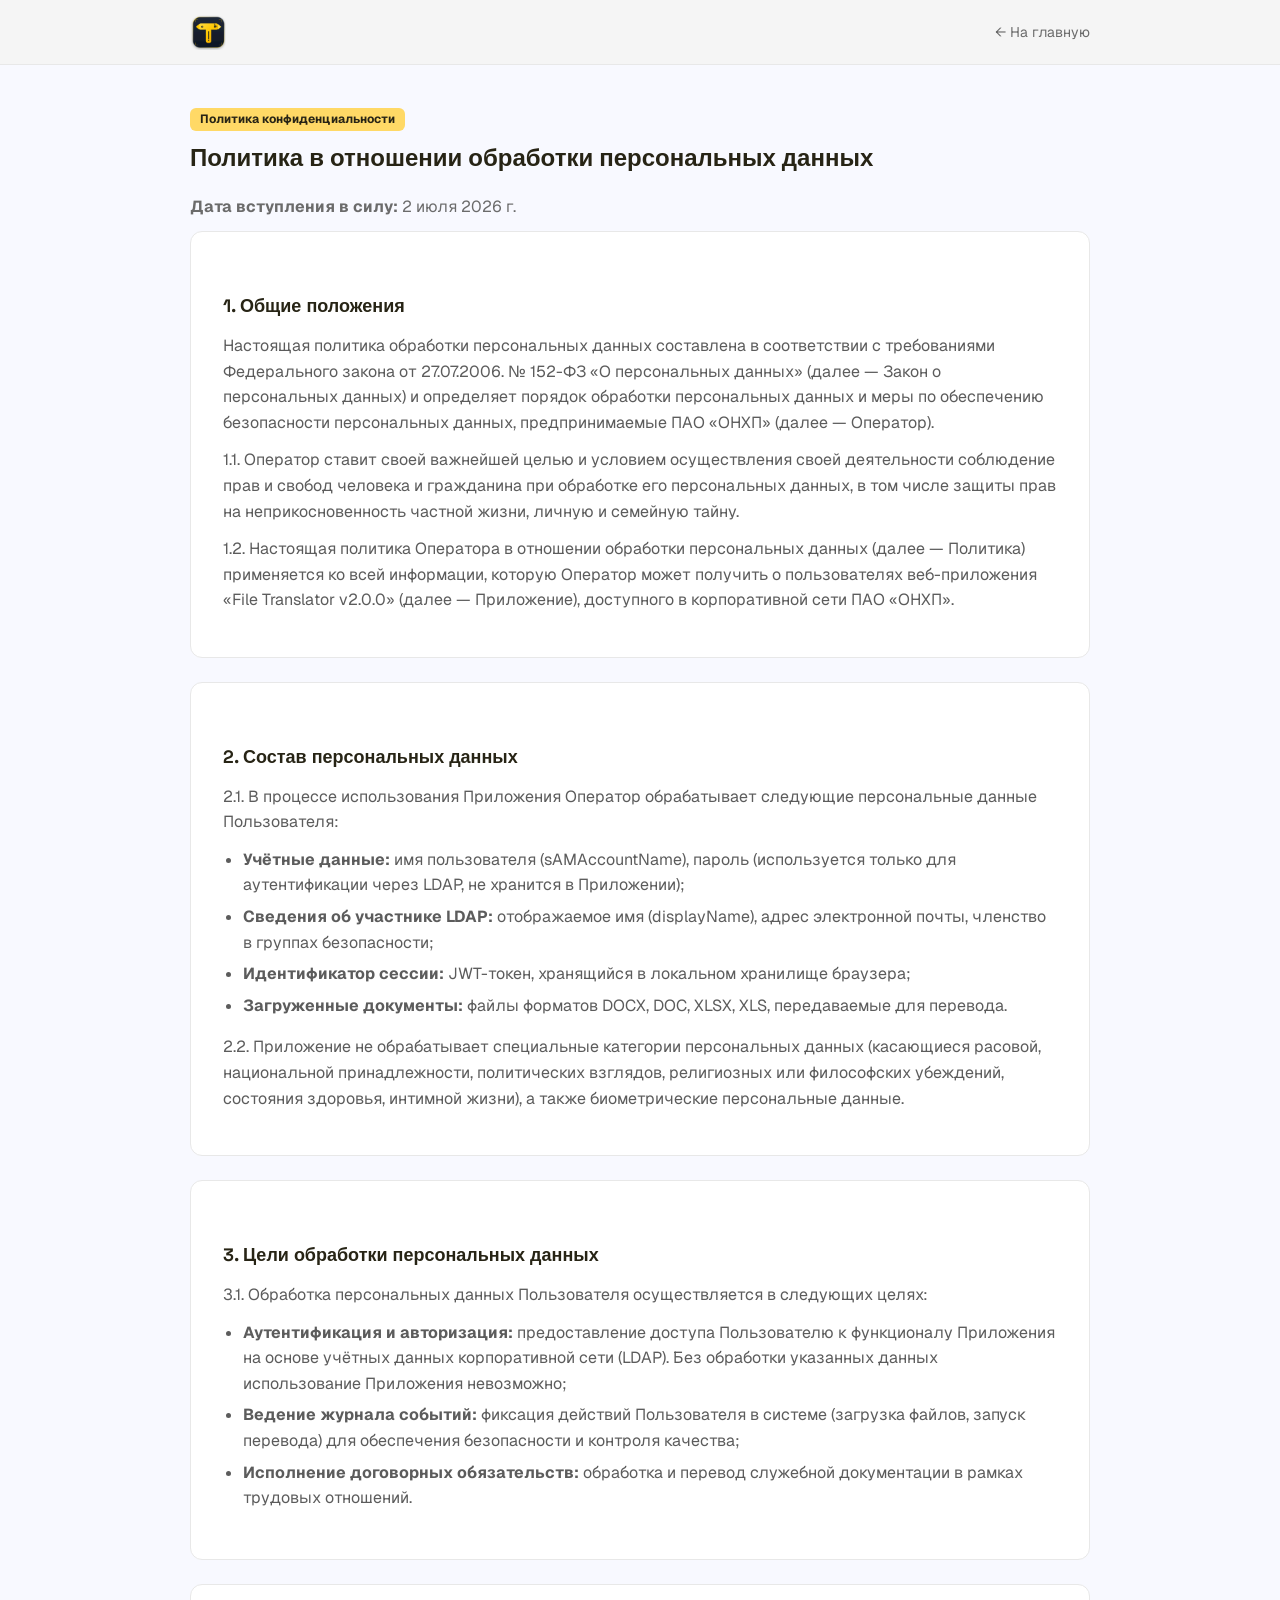
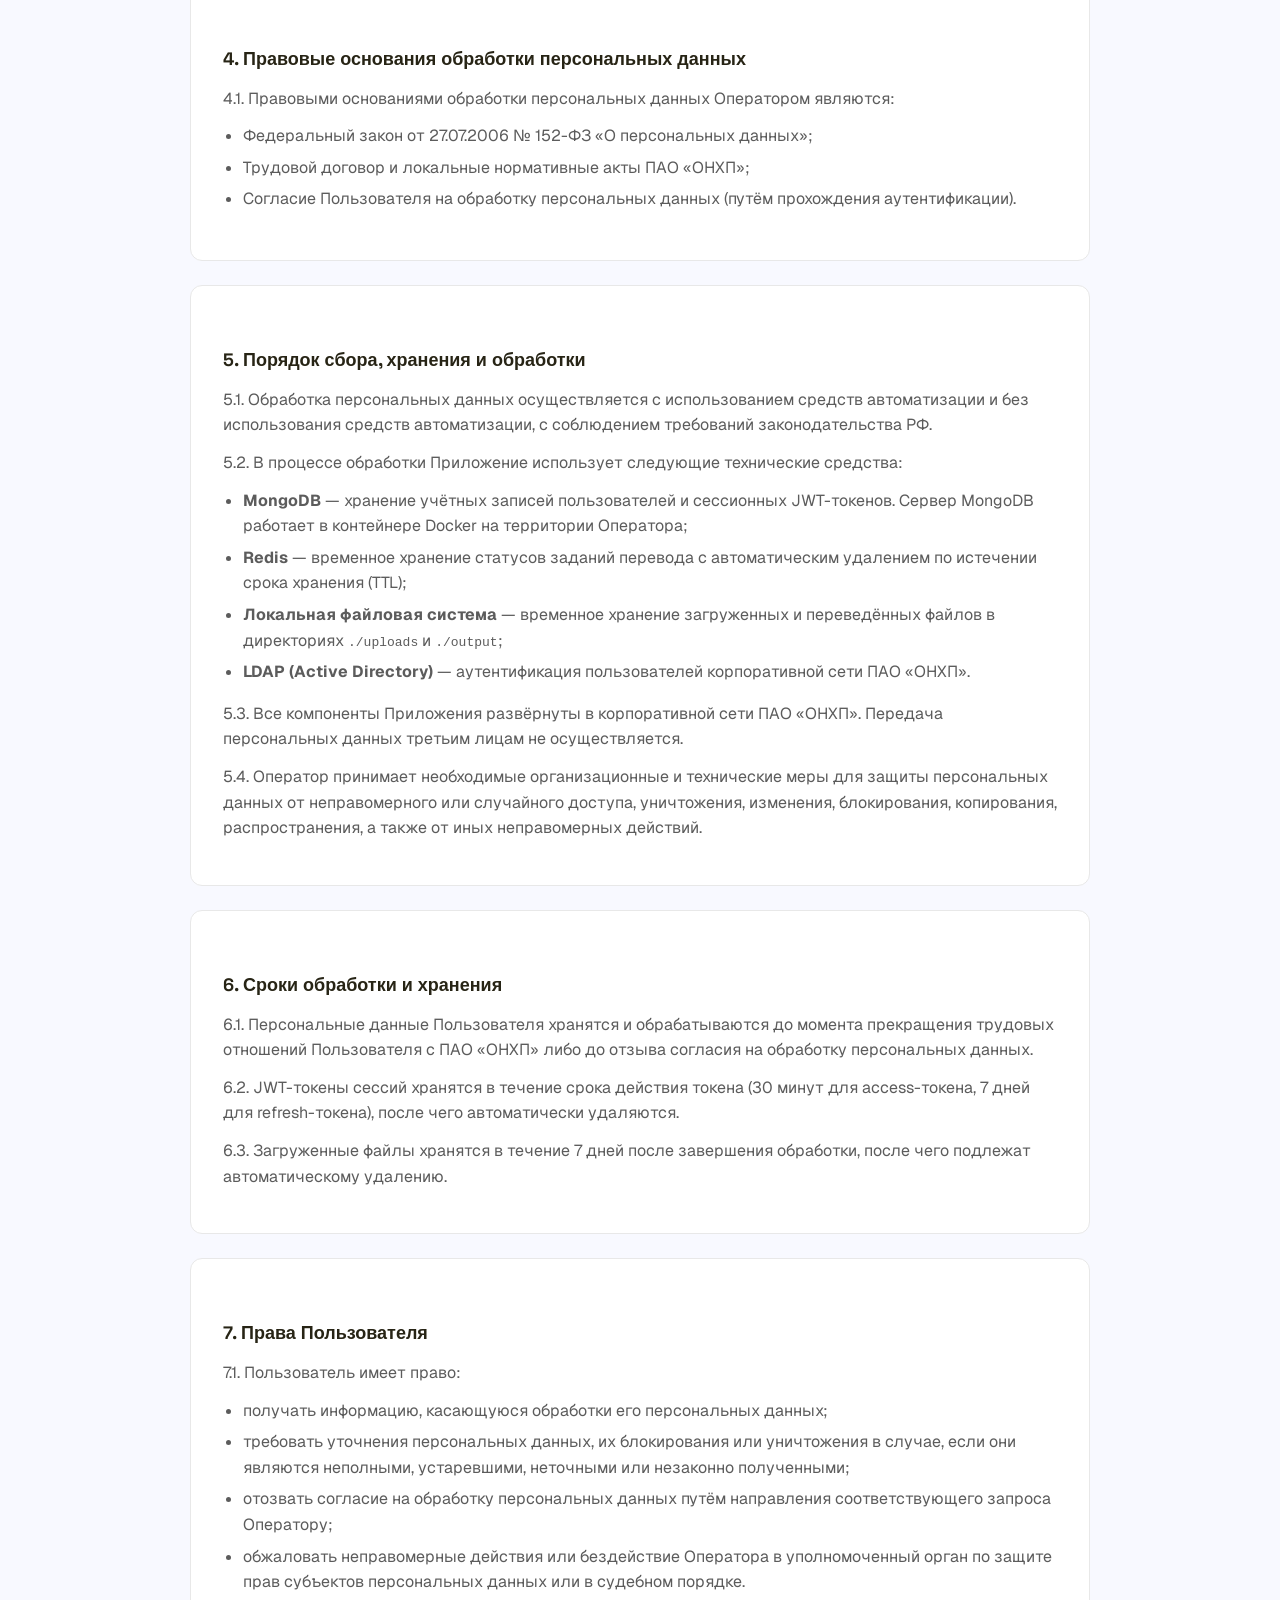
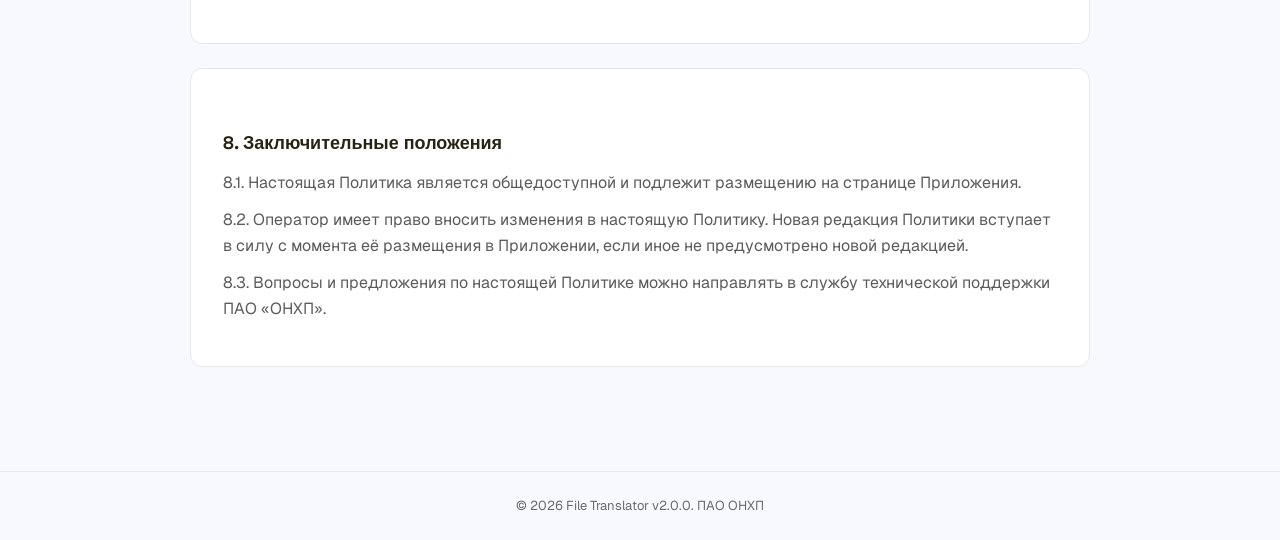
<file: static/privacy.html>
<!DOCTYPE html>
<html lang="ru">
<head>
<meta charset="utf-8">
<meta name="viewport" content="width=device-width, initial-scale=1.0">
<title>Политика конфиденциальности — File Translator</title>
<link rel="icon" type="image/png" href="screen.png">
<link rel="preconnect" href="https://fonts.googleapis.com">
<link rel="preconnect" href="https://fonts.gstatic.com" crossorigin>
<link href="https://fonts.googleapis.com/css2?family=Geist:wght@400;500;600;700&family=Space+Grotesk:wght@600;700&family=JetBrains+Mono:wght@400;500&display=swap" rel="stylesheet">
<style>
  :root {
    --c-primary: #FDBB30;
    --c-primary-container: #FFD966;
    --c-on-primary-container: #272415;
    --c-surface: #F5F5F5;
    --c-surface-container: #E8E8E8;
    --c-surface-container-low: #EEEEEE;
    --c-surface-container-lowest: #FFFFFF;
    --c-on-surface: #272415;
    --c-on-surface-variant: #5C5C5C;
    --c-secondary: #6B6B6B;
    --c-outline-variant: #E8E8E8;
    --c-background: #F8F9FF;
  }
  body {
    font-family: 'Geist', sans-serif;
    background: var(--c-background);
    color: var(--c-on-surface);
    margin: 0;
    padding: 0;
    line-height: 1.6;
  }
  .font-display { font-family: 'Space Grotesk', sans-serif; }
  .font-mono-sm { font-family: 'JetBrains Mono', monospace; font-size: 13px; }
  header {
    background: var(--c-surface);
    border-bottom: 1px solid var(--c-outline-variant);
    position: sticky;
    top: 0;
    z-index: 50;
  }
  header .inner {
    max-width: 900px;
    margin: 0 auto;
    padding: 0 24px;
    display: flex;
    align-items: center;
    justify-content: space-between;
    height: 64px;
  }
  header h1 {
    font-family: 'Space Grotesk', sans-serif;
    font-weight: 700;
    font-size: 18px;
    color: var(--c-on-surface);
    margin: 0;
  }
  header a {
    color: var(--c-secondary);
    text-decoration: none;
    font-size: 14px;
    transition: color .15s;
  }
  header a:hover { color: var(--c-primary); }
  main {
    max-width: 900px;
    margin: 0 auto;
    padding: 40px 24px 80px;
  }
  h2 {
    font-family: 'Space Grotesk', sans-serif;
    font-size: 24px;
    margin: 40px 0 16px;
    color: var(--c-on-surface);
  }
  h3 {
    font-family: 'Space Grotesk', sans-serif;
    font-size: 18px;
    margin: 28px 0 12px;
    color: var(--c-on-surface);
  }
  p { margin: 0 0 12px; color: var(--c-on-surface-variant); }
  ul { padding-left: 20px; margin: 0 0 16px; }
  ul li { margin-bottom: 6px; color: var(--c-on-surface-variant); }
  .section {
    background: var(--c-surface-container-lowest);
    border: 1px solid var(--c-outline-variant);
    border-radius: 12px;
    padding: 32px;
    margin-bottom: 24px;
  }
  .badge {
    display: inline-block;
    background: var(--c-primary-container);
    color: var(--c-on-primary-container);
    font-weight: 700;
    padding: 2px 10px;
    border-radius: 6px;
    font-size: 12px;
  }
  footer {
    text-align: center;
    padding: 24px;
    color: var(--c-secondary);
    font-size: 13px;
    border-top: 1px solid var(--c-outline-variant);
  }
  @media (max-width: 640px) {
    main { padding: 24px 16px 60px; }
    .section { padding: 20px; }
  }
</style>
</head>
<body>

<header>
  <div class="inner">
    <h1><a href="/" style="color:inherit;text-decoration:none;"><img src="screen.png" alt="File Translator" style="height:36px;display:block;"></a></h1>
    <a href="/">← На главную</a>
  </div>
</header>

<main>
  <div style="margin-bottom:8px;"><span class="badge">Политика конфиденциальности</span></div>
  <h2 style="margin-top:8px;">Политика в отношении обработки персональных данных</h2>
  <p style="color:var(--c-secondary);"><strong>Дата вступления в силу:</strong> 2 июля 2026 г.</p>

  <div class="section">
    <h3>1. Общие положения</h3>
    <p>Настоящая политика обработки персональных данных составлена в соответствии с требованиями Федерального закона от 27.07.2006. № 152-ФЗ «О персональных данных» (далее — Закон о персональных данных) и определяет порядок обработки персональных данных и меры по обеспечению безопасности персональных данных, предпринимаемые ПАО «ОНХП» (далее — Оператор).</p>
    <p>1.1. Оператор ставит своей важнейшей целью и условием осуществления своей деятельности соблюдение прав и свобод человека и гражданина при обработке его персональных данных, в том числе защиты прав на неприкосновенность частной жизни, личную и семейную тайну.</p>
    <p>1.2. Настоящая политика Оператора в отношении обработки персональных данных (далее — Политика) применяется ко всей информации, которую Оператор может получить о пользователях веб-приложения «File Translator v2.0.0» (далее — Приложение), доступного в корпоративной сети ПАО «ОНХП».</p>
  </div>

  <div class="section">
    <h3>2. Состав персональных данных</h3>
    <p>2.1. В процессе использования Приложения Оператор обрабатывает следующие персональные данные Пользователя:</p>
    <ul>
      <li><strong>Учётные данные:</strong> имя пользователя (sAMAccountName), пароль (используется только для аутентификации через LDAP, не хранится в Приложении);</li>
      <li><strong>Сведения об участнике LDAP:</strong> отображаемое имя (displayName), адрес электронной почты, членство в группах безопасности;</li>
      <li><strong>Идентификатор сессии:</strong> JWT-токен, хранящийся в локальном хранилище браузера;</li>
      <li><strong>Загруженные документы:</strong> файлы форматов DOCX, DOC, XLSX, XLS, передаваемые для перевода.</li>
    </ul>
    <p>2.2. Приложение не обрабатывает специальные категории персональных данных (касающиеся расовой, национальной принадлежности, политических взглядов, религиозных или философских убеждений, состояния здоровья, интимной жизни), а также биометрические персональные данные.</p>
  </div>

  <div class="section">
    <h3>3. Цели обработки персональных данных</h3>
    <p>3.1. Обработка персональных данных Пользователя осуществляется в следующих целях:</p>
    <ul>
      <li><strong>Аутентификация и авторизация:</strong> предоставление доступа Пользователю к функционалу Приложения на основе учётных данных корпоративной сети (LDAP). Без обработки указанных данных использование Приложения невозможно;</li>
      <li><strong>Ведение журнала событий:</strong> фиксация действий Пользователя в системе (загрузка файлов, запуск перевода) для обеспечения безопасности и контроля качества;</li>
      <li><strong>Исполнение договорных обязательств:</strong> обработка и перевод служебной документации в рамках трудовых отношений.</li>
    </ul>
  </div>

  <div class="section">
    <h3>4. Правовые основания обработки персональных данных</h3>
    <p>4.1. Правовыми основаниями обработки персональных данных Оператором являются:</p>
    <ul>
      <li>Федеральный закон от 27.07.2006 № 152-ФЗ «О персональных данных»;</li>
      <li>Трудовой договор и локальные нормативные акты ПАО «ОНХП»;</li>
      <li>Согласие Пользователя на обработку персональных данных (путём прохождения аутентификации).</li>
    </ul>
  </div>

  <div class="section">
    <h3>5. Порядок сбора, хранения и обработки</h3>
    <p>5.1. Обработка персональных данных осуществляется с использованием средств автоматизации и без использования средств автоматизации, с соблюдением требований законодательства РФ.</p>
    <p>5.2. В процессе обработки Приложение использует следующие технические средства:</p>
    <ul>
      <li><strong>MongoDB</strong> — хранение учётных записей пользователей и сессионных JWT-токенов. Сервер MongoDB работает в контейнере Docker на территории Оператора;</li>
      <li><strong>Redis</strong> — временное хранение статусов заданий перевода с автоматическим удалением по истечении срока хранения (TTL);</li>
      <li><strong>Локальная файловая система</strong> — временное хранение загруженных и переведённых файлов в директориях <code>./uploads</code> и <code>./output</code>;</li>
      <li><strong>LDAP (Active Directory)</strong> — аутентификация пользователей корпоративной сети ПАО «ОНХП».</li>
    </ul>
    <p>5.3. Все компоненты Приложения развёрнуты в корпоративной сети ПАО «ОНХП». Передача персональных данных третьим лицам не осуществляется.</p>
    <p>5.4. Оператор принимает необходимые организационные и технические меры для защиты персональных данных от неправомерного или случайного доступа, уничтожения, изменения, блокирования, копирования, распространения, а также от иных неправомерных действий.</p>
  </div>

  <div class="section">
    <h3>6. Сроки обработки и хранения</h3>
    <p>6.1. Персональные данные Пользователя хранятся и обрабатываются до момента прекращения трудовых отношений Пользователя с ПАО «ОНХП» либо до отзыва согласия на обработку персональных данных.</p>
    <p>6.2. JWT-токены сессий хранятся в течение срока действия токена (30 минут для access-токена, 7 дней для refresh-токена), после чего автоматически удаляются.</p>
    <p>6.3. Загруженные файлы хранятся в течение 7 дней после завершения обработки, после чего подлежат автоматическому удалению.</p>
  </div>

  <div class="section">
    <h3>7. Права Пользователя</h3>
    <p>7.1. Пользователь имеет право:</p>
    <ul>
      <li>получать информацию, касающуюся обработки его персональных данных;</li>
      <li>требовать уточнения персональных данных, их блокирования или уничтожения в случае, если они являются неполными, устаревшими, неточными или незаконно полученными;</li>
      <li>отозвать согласие на обработку персональных данных путём направления соответствующего запроса Оператору;</li>
      <li>обжаловать неправомерные действия или бездействие Оператора в уполномоченный орган по защите прав субъектов персональных данных или в судебном порядке.</li>
    </ul>
  </div>

  <div class="section">
    <h3>8. Заключительные положения</h3>
    <p>8.1. Настоящая Политика является общедоступной и подлежит размещению на странице Приложения.</p>
    <p>8.2. Оператор имеет право вносить изменения в настоящую Политику. Новая редакция Политики вступает в силу с момента её размещения в Приложении, если иное не предусмотрено новой редакцией.</p>
    <p>8.3. Вопросы и предложения по настоящей Политике можно направлять в службу технической поддержки ПАО «ОНХП».</p>
  </div>
</main>

<footer>
  &copy; 2026 File Translator v2.0.0. ПАО ОНХП
</footer>

</body>
</html>
</file>
